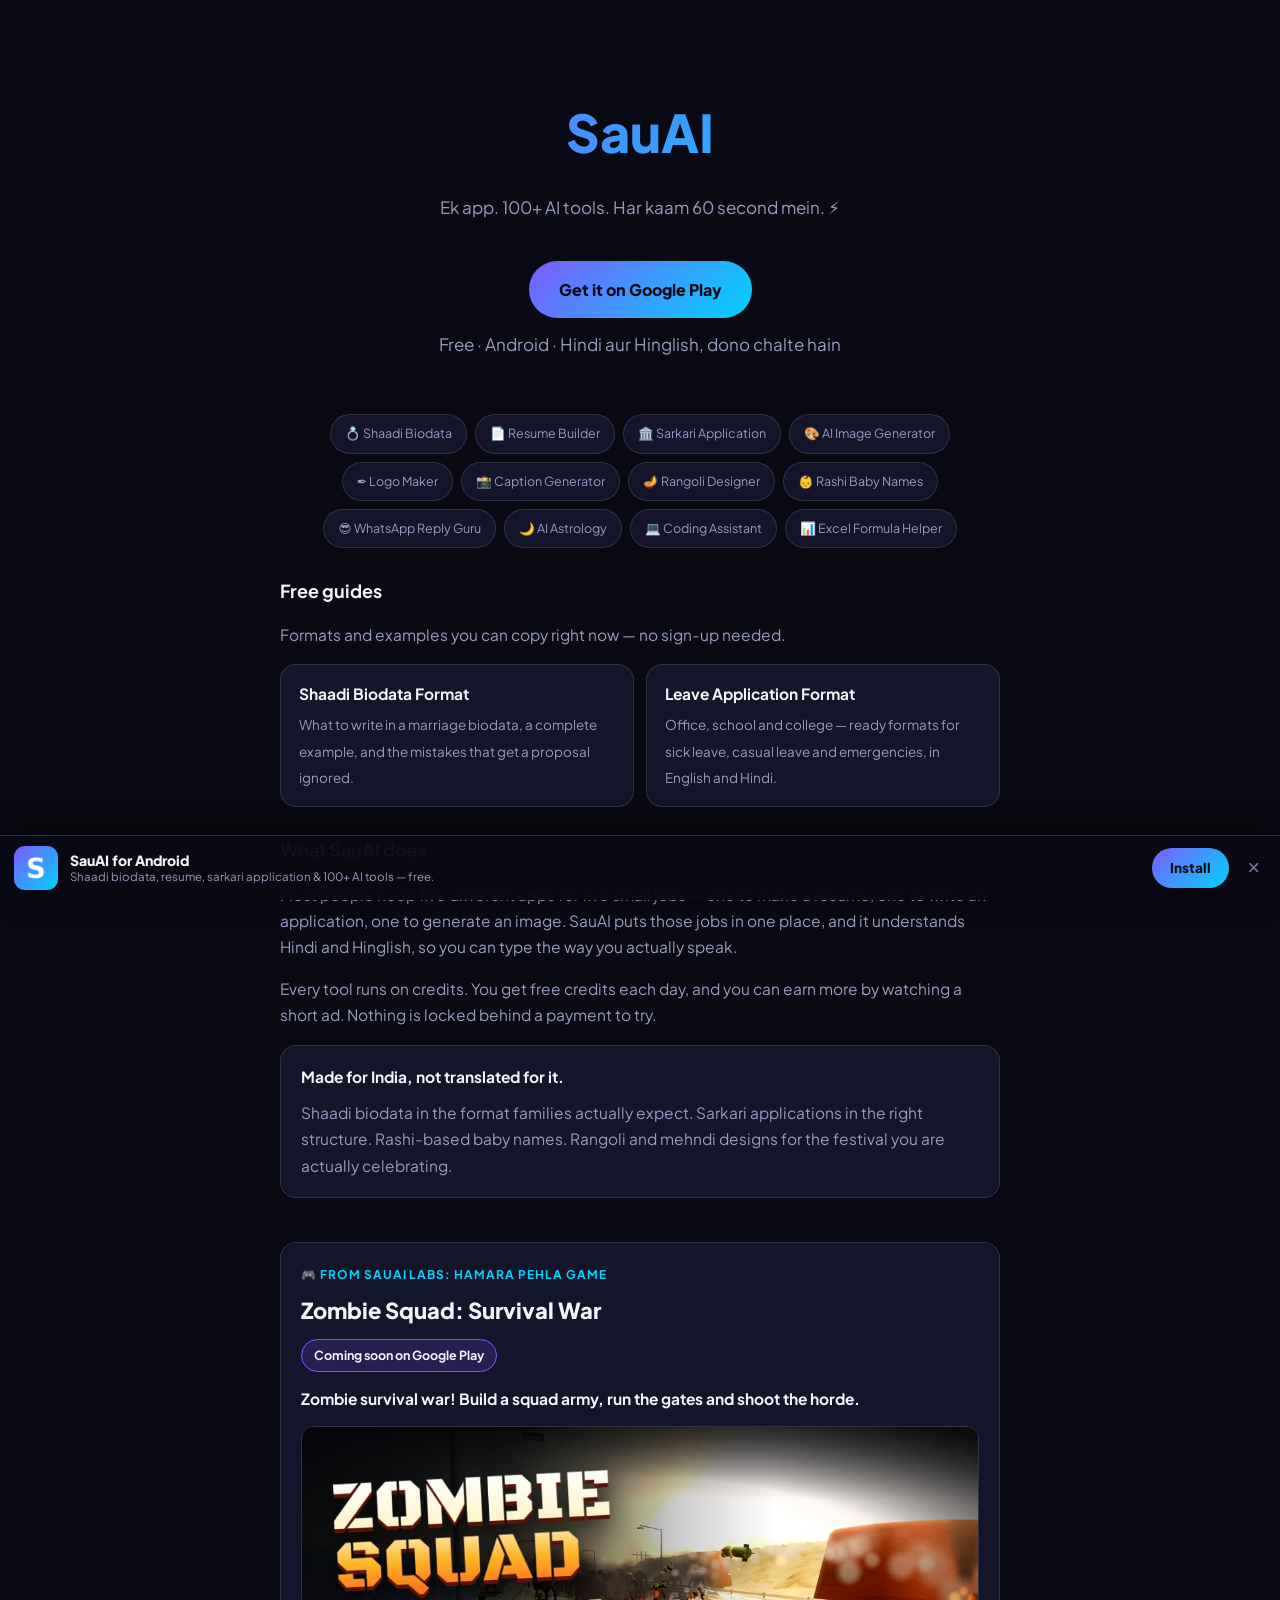
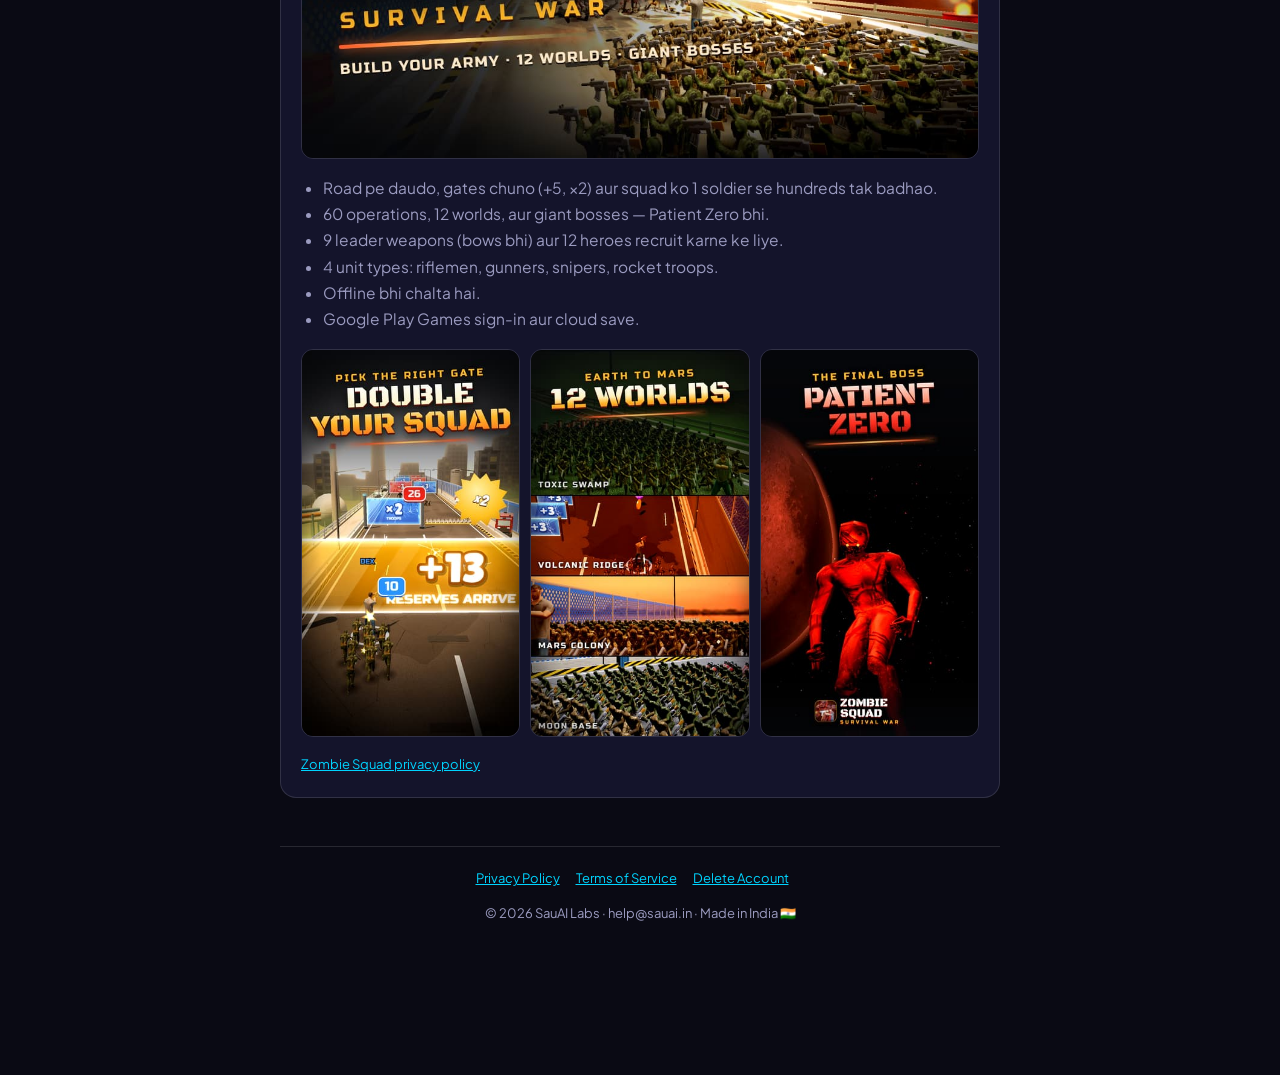
<file: index.html>
<!DOCTYPE html>
<html lang="en">
<head>
<meta charset="UTF-8"><meta name="viewport" content="width=device-width, initial-scale=1.0">
<title>SauAI — 100+ AI Tools in One App | Shaadi Biodata, Resume, Logo, Images</title>
<meta name="description" content="SauAI: shaadi biodata maker, resume builder, sarkari application writer, AI image generator, logo maker and 100+ more AI tools. Free on Google Play. Works in Hindi and Hinglish.">
<link rel="canonical" href="https://sauai.in/">
<meta property="og:title" content="SauAI — 100+ AI Tools in One App">
<meta property="og:description" content="Shaadi biodata, resume, sarkari application, AI images, logos — 100+ AI tools in one free app. Hindi me bhi.">
<meta property="og:url" content="https://sauai.in/">
<meta property="og:type" content="website">
<link href="https://fonts.googleapis.com/css2?family=Plus+Jakarta+Sans:wght@400;700;800&display=swap" rel="stylesheet">
<link rel="stylesheet" href="style.css">
<style>
.hero{text-align:center; padding:56px 0 8px;}
.hero .big{font-size:52px; font-weight:800; margin:0;
  background:linear-gradient(135deg,#7C5CFF,#00D4FF);
  -webkit-background-clip:text; background-clip:text; color:transparent;}
.hero p{font-size:17px;}
.cta{display:inline-block; margin-top:22px; padding:15px 30px; border-radius:999px;
  background:linear-gradient(135deg,#7C5CFF,#00D4FF); color:#0A0A14;
  font-weight:800; font-size:16px; text-decoration:none;}
.cta:hover{opacity:.92;}
.sub{font-size:13px; color:var(--text2); margin-top:12px;}
.tools{display:flex; flex-wrap:wrap; gap:8px; justify-content:center; margin:30px 0 8px;}
.tool-pill{padding:8px 14px; border-radius:999px; background:var(--surface);
  border:1px solid var(--stroke); font-size:12.5px; color:var(--text2);}
.guides{display:grid; gap:12px; margin:14px 0;}
@media(min-width:620px){.guides{grid-template-columns:1fr 1fr;}}
.guide{display:block; background:var(--surface); border:1px solid var(--stroke);
  border-radius:16px; padding:16px 18px; text-decoration:none;}
.guide:hover{border-color:var(--primary);}
.guide b{display:block; color:var(--text); font-size:15.5px; margin-bottom:4px;}
.guide span{color:var(--text2); font-size:13.5px; line-height:1.5;}
.game{margin-top:44px; padding:22px 20px;}
.game-kicker{margin:0; font-size:12px; font-weight:700; letter-spacing:.08em; text-transform:uppercase; color:var(--secondary);}
.game h2{margin:6px 0 10px; font-size:22px; font-weight:800;}
.game-badge{display:inline-block; padding:5px 12px; border-radius:999px; font-size:12.5px; font-weight:700;
  color:var(--text); background:rgba(124,92,255,.18); border:1px solid var(--primary);}
.game-pitch{color:var(--text); font-weight:700; margin:14px 0;}
.game img{display:block; width:100%; height:auto; border-radius:12px; border:1px solid var(--stroke);}
.game ul{margin:16px 0;}
.game-shots{display:grid; grid-template-columns:repeat(3,1fr); gap:10px; margin:16px 0;}
.game-legal{font-size:13px; margin:0;}
</style>
<script src="/app-banner.js" defer></script>
</head>
<body><div class="wrap">

<div class="hero">
  <p class="big">SauAI</p>
  <p>Ek app. 100+ AI tools. Har kaam 60 second mein. ⚡</p>
  <a class="cta" href="https://play.google.com/store/apps/details?id=in.sauai.app">Get it on Google Play</a>
  <p class="sub">Free · Android · Hindi aur Hinglish, dono chalte hain</p>
</div>

<div class="tools">
<span class="tool-pill">💍 Shaadi Biodata</span><span class="tool-pill">📄 Resume Builder</span>
<span class="tool-pill">🏛️ Sarkari Application</span><span class="tool-pill">🎨 AI Image Generator</span>
<span class="tool-pill">✒️ Logo Maker</span><span class="tool-pill">📸 Caption Generator</span>
<span class="tool-pill">🪔 Rangoli Designer</span><span class="tool-pill">👶 Rashi Baby Names</span>
<span class="tool-pill">😎 WhatsApp Reply Guru</span><span class="tool-pill">🌙 AI Astrology</span>
<span class="tool-pill">💻 Coding Assistant</span><span class="tool-pill">📊 Excel Formula Helper</span>
</div>

<h2>Free guides</h2>
<p>Formats and examples you can copy right now — no sign-up needed.</p>
<div class="guides">
  <a class="guide" href="shaadi-biodata-format.html">
    <b>Shaadi Biodata Format</b>
    <span>What to write in a marriage biodata, a complete example, and the mistakes that get a proposal ignored.</span>
  </a>
  <a class="guide" href="leave-application-format.html">
    <b>Leave Application Format</b>
    <span>Office, school and college — ready formats for sick leave, casual leave and emergencies, in English and Hindi.</span>
  </a>
</div>

<h2>What SauAI does</h2>
<p>Most people keep five different apps for five small jobs — one to make a resume, one to write an application, one to generate an image. SauAI puts those jobs in one place, and it understands Hindi and Hinglish, so you can type the way you actually speak.</p>
<p>Every tool runs on credits. You get free credits each day, and you can earn more by watching a short ad. Nothing is locked behind a payment to try.</p>

<div class="card">
  <p style="margin:0 0 10px"><strong>Made for India, not translated for it.</strong></p>
  <p style="margin:0">Shaadi biodata in the format families actually expect. Sarkari applications in the right structure. Rashi-based baby names. Rangoli and mehndi designs for the festival you are actually celebrating.</p>
</div>

<section class="card game" id="game" aria-labelledby="game-title">
  <p class="game-kicker">🎮 From SauAI Labs: hamara pehla game</p>
  <h2 id="game-title">Zombie Squad: Survival War</h2>
  <span class="game-badge">Coming soon on Google Play</span>
  <!-- At launch, add the Play button here:
  <a class="cta" href="https://play.google.com/store/apps/details?id=com.zfrontline.zombiesquad">Get it on Google Play</a>
  -->
  <p class="game-pitch">Zombie survival war! Build a squad army, run the gates and shoot the horde.</p>
  <img src="zombie-squad/feature.jpg" width="1024" height="500" loading="lazy"
       alt="Zombie Squad: Survival War — a soldier squad on a highway facing a zombie horde">
  <ul>
    <li>Road pe daudo, gates chuno (+5, ×2) aur squad ko 1 soldier se hundreds tak badhao.</li>
    <li>60 operations, 12 worlds, aur giant bosses — Patient Zero bhi.</li>
    <li>9 leader weapons (bows bhi) aur 12 heroes recruit karne ke liye.</li>
    <li>4 unit types: riflemen, gunners, snipers, rocket troops.</li>
    <li>Offline bhi chalta hai.</li>
    <li>Google Play Games sign-in aur cloud save.</li>
  </ul>
  <div class="game-shots">
    <img src="zombie-squad/shot-2.jpg" width="360" height="640" loading="lazy" alt="Gameplay: running through a ×2 gate to double the squad">
    <img src="zombie-squad/shot-7.jpg" width="360" height="640" loading="lazy" alt="Four of the game's 12 worlds">
    <img src="zombie-squad/shot-8.jpg" width="360" height="640" loading="lazy" alt="Patient Zero, the final boss">
  </div>
  <p class="game-legal"><a href="zombie-squad/privacy.html">Zombie Squad privacy policy</a></p>
</section>

<div class="footer" style="text-align:center;">
<a href="privacy.html">Privacy Policy</a><a href="terms.html">Terms of Service</a><a href="delete-account.html">Delete Account</a>
<p>© 2026 SauAI Labs · help@sauai.in · Made in India 🇮🇳</p>
</div>

</div></body></html>
</file>
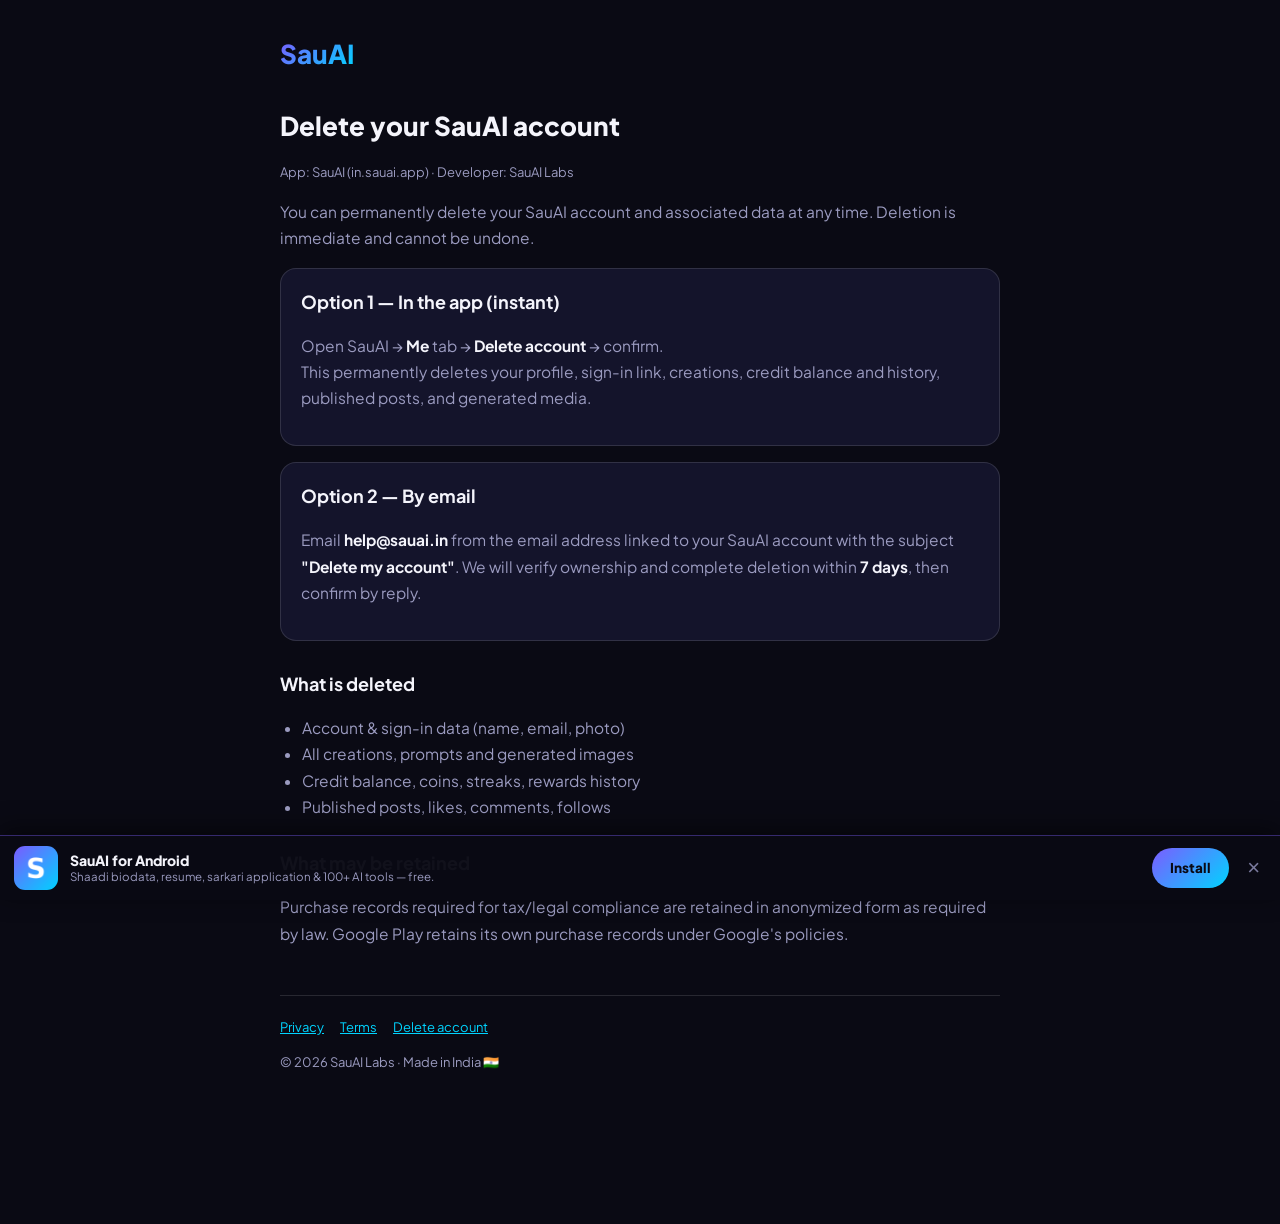
<file: delete-account.html>
<!DOCTYPE html>
<html lang="en">
<head>
<meta charset="UTF-8"><meta name="viewport" content="width=device-width, initial-scale=1.0">
<title>Delete Your Account — SauAI</title>
<link href="https://fonts.googleapis.com/css2?family=Plus+Jakarta+Sans:wght@400;700;800&display=swap" rel="stylesheet">
<link rel="stylesheet" href="style.css">
<script src="/app-banner.js" defer></script>
</head>
<body><div class="wrap">
<a class="brand" href="index.html">SauAI</a>
<h1>Delete your SauAI account</h1>
<p class="updated">App: SauAI (in.sauai.app) · Developer: SauAI Labs</p>

<p>You can permanently delete your SauAI account and associated data at any time. Deletion is immediate and cannot be undone.</p>

<div class="card">
<h2 style="margin-top:0;">Option 1 — In the app (instant)</h2>
<p>Open SauAI → <strong>Me</strong> tab → <strong>Delete account</strong> → confirm.<br>
This permanently deletes your profile, sign-in link, creations, credit balance and history, published posts, and generated media.</p>
</div>

<div class="card">
<h2 style="margin-top:0;">Option 2 — By email</h2>
<p>Email <strong>help@sauai.in</strong> from the email address linked to your SauAI account with the subject <strong>"Delete my account"</strong>. We will verify ownership and complete deletion within <strong>7 days</strong>, then confirm by reply.</p>
</div>

<h2>What is deleted</h2>
<ul>
<li>Account &amp; sign-in data (name, email, photo)</li>
<li>All creations, prompts and generated images</li>
<li>Credit balance, coins, streaks, rewards history</li>
<li>Published posts, likes, comments, follows</li>
</ul>

<h2>What may be retained</h2>
<p>Purchase records required for tax/legal compliance are retained in anonymized form as required by law. Google Play retains its own purchase records under Google's policies.</p>

<div class="footer">
<a href="privacy.html">Privacy</a><a href="terms.html">Terms</a><a href="delete-account.html">Delete account</a>
<p>© 2026 SauAI Labs · Made in India 🇮🇳</p>
</div>
</div></body></html>
</file>
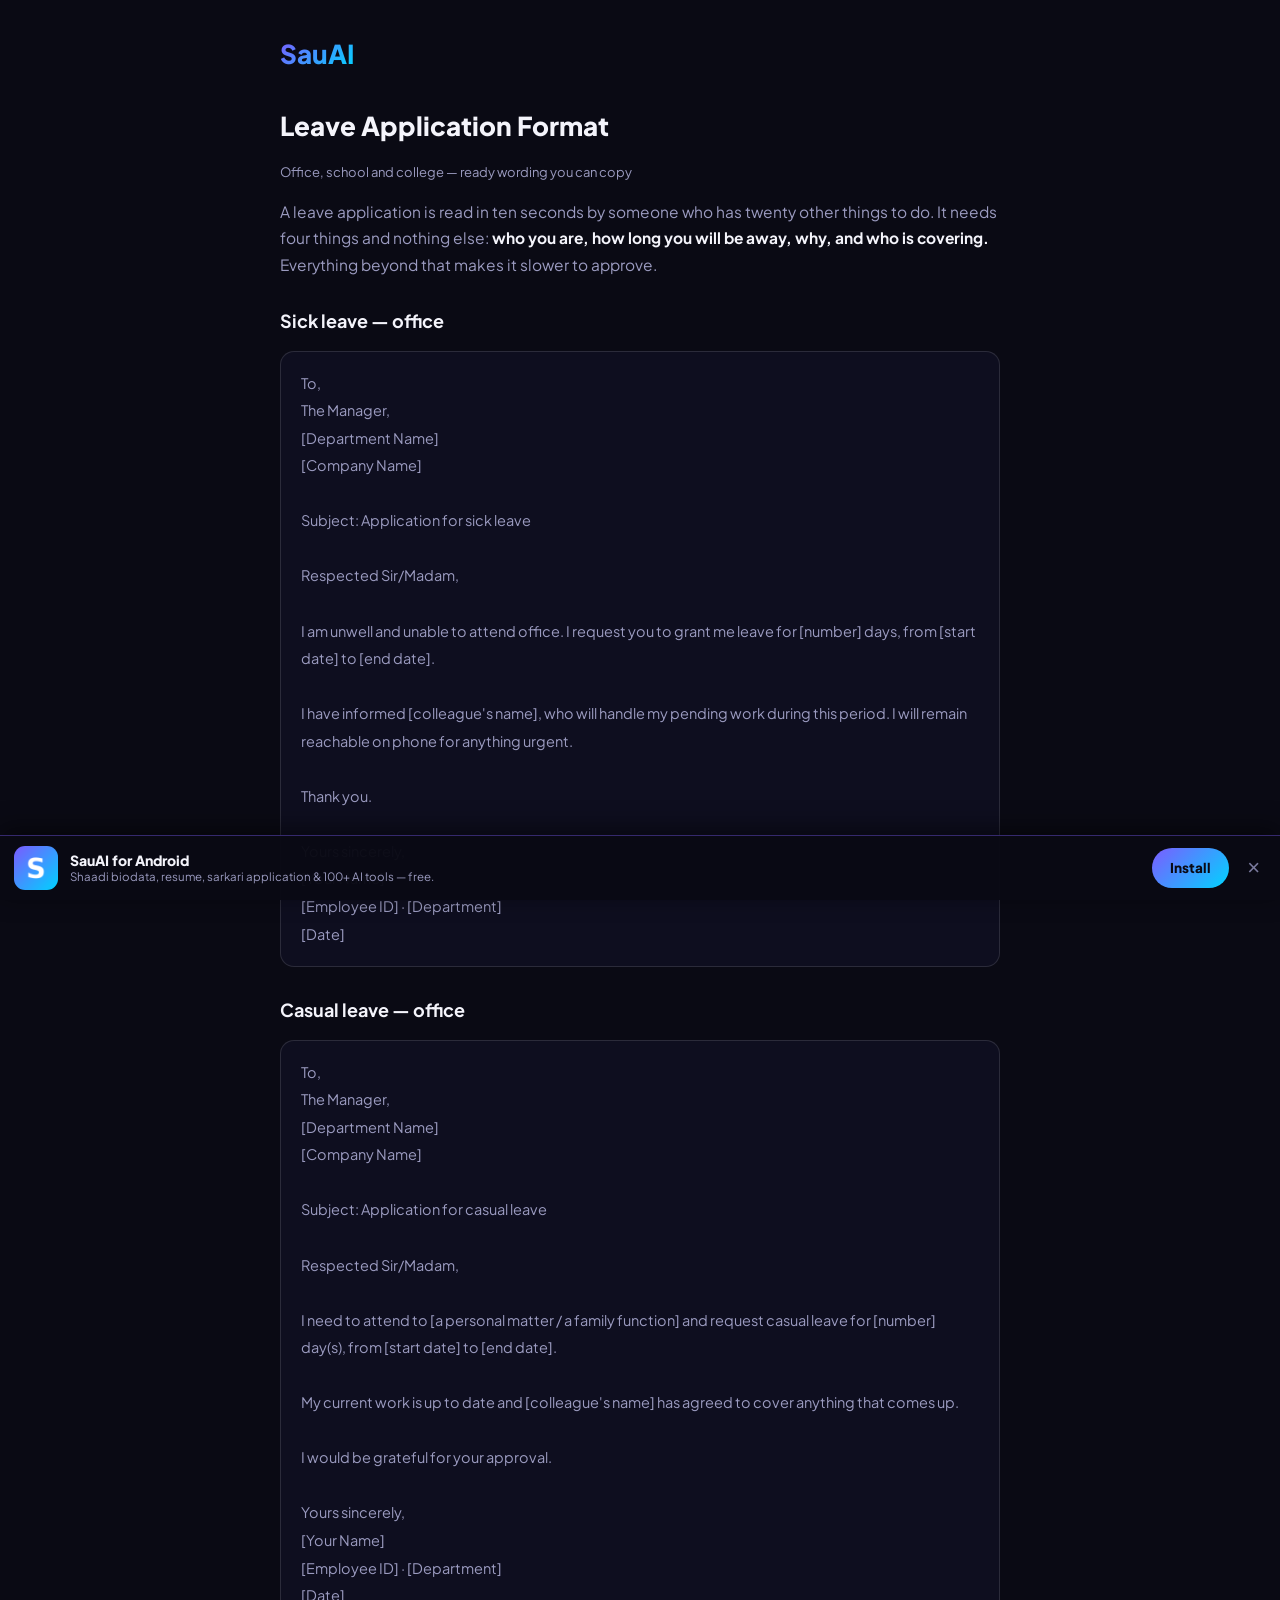
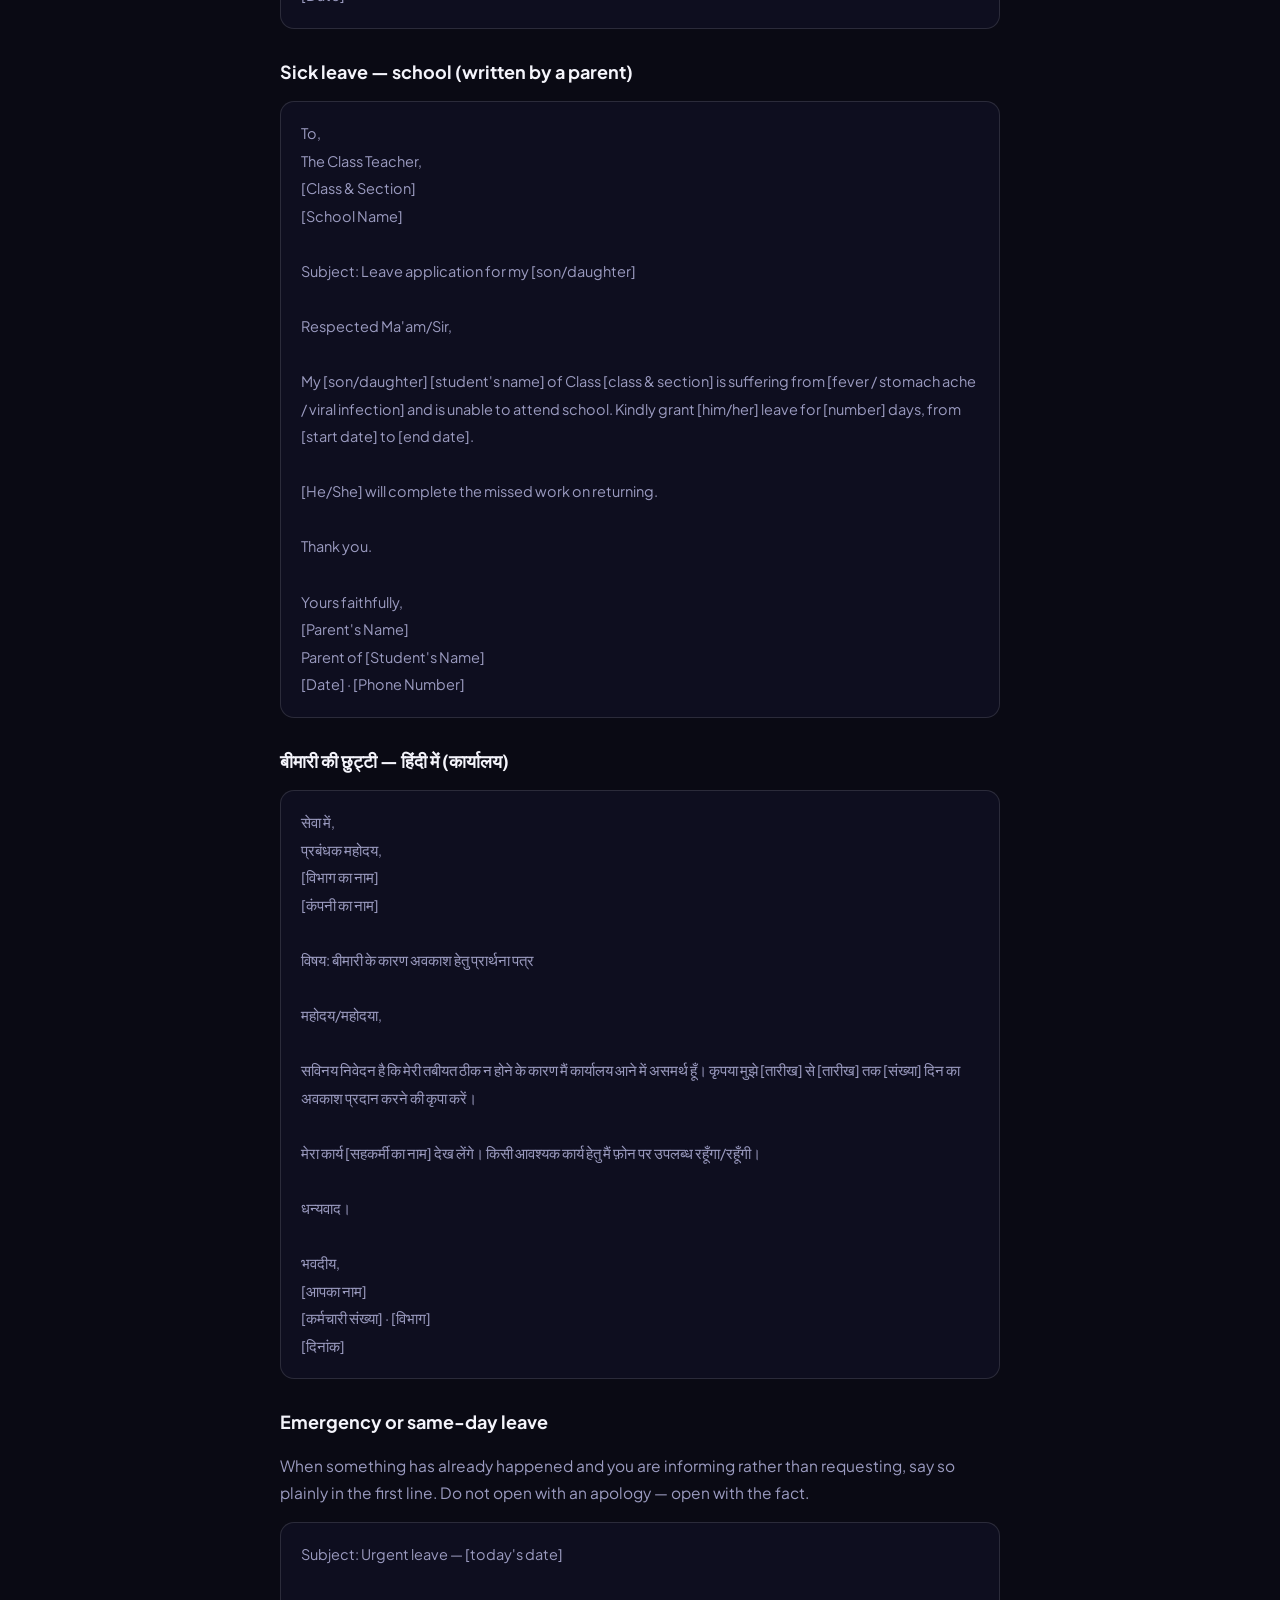
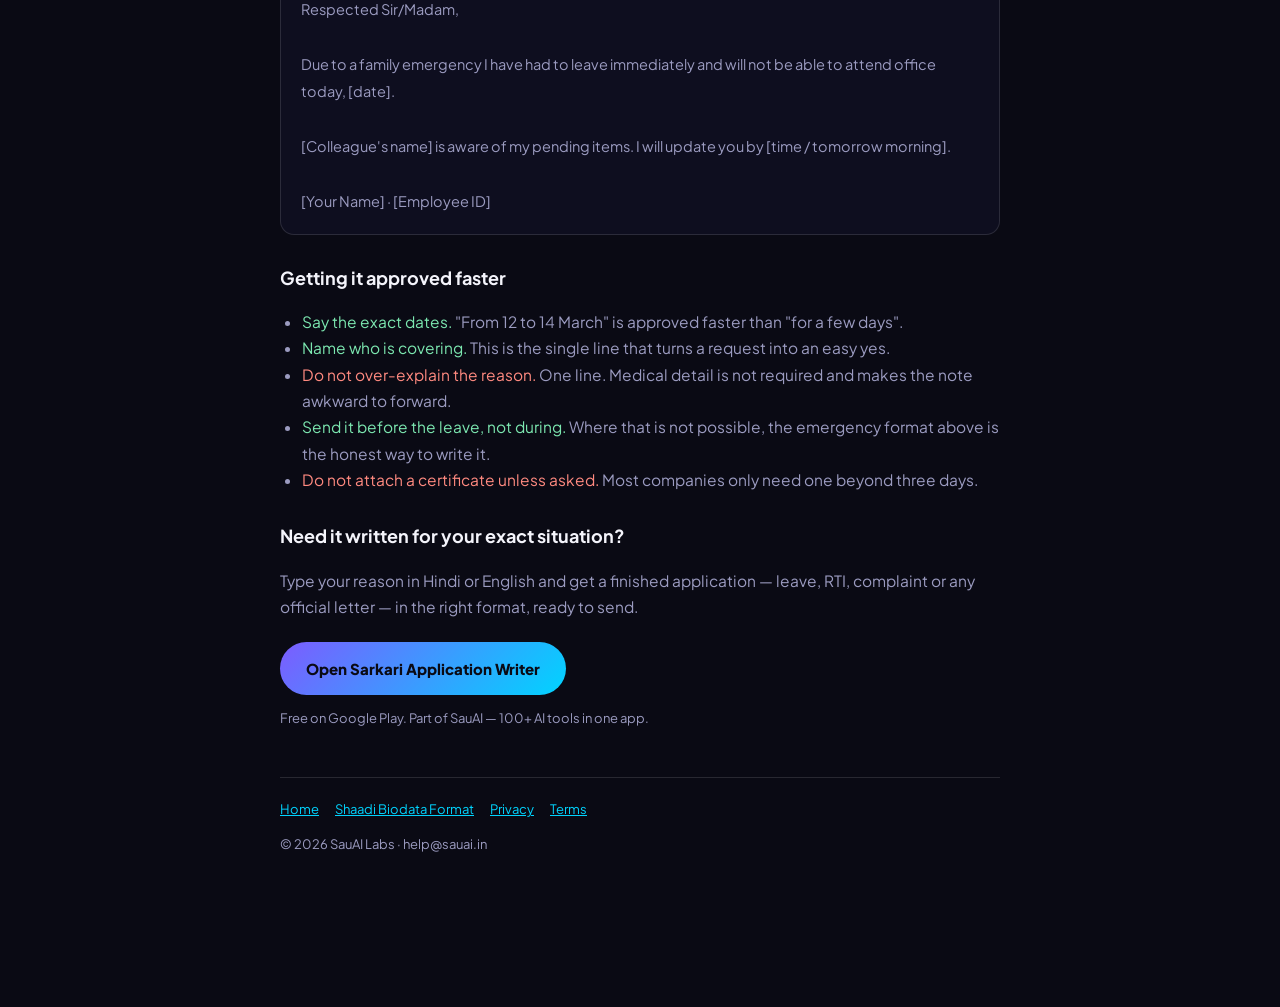
<file: leave-application-format.html>
<!DOCTYPE html>
<html lang="en">
<head>
<meta charset="UTF-8"><meta name="viewport" content="width=device-width, initial-scale=1.0">
<title>Leave Application Format — Office, School &amp; College (Hindi + English)</title>
<meta name="description" content="Ready leave application formats for office, school and college: sick leave, casual leave, emergency and half-day. Copy the exact wording in English or Hindi.">
<link rel="canonical" href="https://sauai.in/leave-application-format.html">
<meta property="og:title" content="Leave Application Format — Office, School &amp; College">
<meta property="og:description" content="Sick leave, casual leave, emergency and half-day — ready formats in English and Hindi.">
<meta property="og:url" content="https://sauai.in/leave-application-format.html">
<meta property="og:type" content="article">
<link href="https://fonts.googleapis.com/css2?family=Plus+Jakarta+Sans:wght@400;700;800&display=swap" rel="stylesheet">
<link rel="stylesheet" href="style.css">
<style>
.tmpl{background:#0E0E1F; border:1px solid var(--stroke); border-radius:14px;
  padding:18px 20px; margin:14px 0; font-size:14.5px; line-height:1.9; color:var(--text2);
  white-space:pre-wrap;}
.cta{display:inline-block; margin:6px 0 4px; padding:14px 26px; border-radius:999px;
  background:linear-gradient(135deg,#7C5CFF,#00D4FF); color:#0A0A14;
  font-weight:800; font-size:15px; text-decoration:none;}
.note{font-size:13px; color:var(--text2); margin-top:8px;}
.bad{color:#FF8A80;} .good{color:#7CE7B0;}
</style>
<script src="/app-banner.js" defer></script>
</head>
<body><div class="wrap">
<a class="brand" href="index.html">SauAI</a>

<h1>Leave Application Format</h1>
<p class="updated">Office, school and college — ready wording you can copy</p>

<p>A leave application is read in ten seconds by someone who has twenty other things to do. It needs four things and nothing else: <strong>who you are, how long you will be away, why, and who is covering.</strong> Everything beyond that makes it slower to approve.</p>

<h2>Sick leave — office</h2>
<div class="tmpl">To,
The Manager,
[Department Name]
[Company Name]

Subject: Application for sick leave

Respected Sir/Madam,

I am unwell and unable to attend office. I request you to grant me leave for [number] days, from [start date] to [end date].

I have informed [colleague's name], who will handle my pending work during this period. I will remain reachable on phone for anything urgent.

Thank you.

Yours sincerely,
[Your Name]
[Employee ID] · [Department]
[Date]</div>

<h2>Casual leave — office</h2>
<div class="tmpl">To,
The Manager,
[Department Name]
[Company Name]

Subject: Application for casual leave

Respected Sir/Madam,

I need to attend to [a personal matter / a family function] and request casual leave for [number] day(s), from [start date] to [end date].

My current work is up to date and [colleague's name] has agreed to cover anything that comes up.

I would be grateful for your approval.

Yours sincerely,
[Your Name]
[Employee ID] · [Department]
[Date]</div>

<h2>Sick leave — school (written by a parent)</h2>
<div class="tmpl">To,
The Class Teacher,
[Class &amp; Section]
[School Name]

Subject: Leave application for my [son/daughter]

Respected Ma'am/Sir,

My [son/daughter] [student's name] of Class [class &amp; section] is suffering from [fever / stomach ache / viral infection] and is unable to attend school. Kindly grant [him/her] leave for [number] days, from [start date] to [end date].

[He/She] will complete the missed work on returning.

Thank you.

Yours faithfully,
[Parent's Name]
Parent of [Student's Name]
[Date] · [Phone Number]</div>

<h2>बीमारी की छुट्टी — हिंदी में (कार्यालय)</h2>
<div class="tmpl">सेवा में,
प्रबंधक महोदय,
[विभाग का नाम]
[कंपनी का नाम]

विषय: बीमारी के कारण अवकाश हेतु प्रार्थना पत्र

महोदय/महोदया,

सविनय निवेदन है कि मेरी तबीयत ठीक न होने के कारण मैं कार्यालय आने में असमर्थ हूँ। कृपया मुझे [तारीख] से [तारीख] तक [संख्या] दिन का अवकाश प्रदान करने की कृपा करें।

मेरा कार्य [सहकर्मी का नाम] देख लेंगे। किसी आवश्यक कार्य हेतु मैं फ़ोन पर उपलब्ध रहूँगा/रहूँगी।

धन्यवाद।

भवदीय,
[आपका नाम]
[कर्मचारी संख्या] · [विभाग]
[दिनांक]</div>

<h2>Emergency or same-day leave</h2>
<p>When something has already happened and you are informing rather than requesting, say so plainly in the first line. Do not open with an apology — open with the fact.</p>
<div class="tmpl">Subject: Urgent leave — [today's date]

Respected Sir/Madam,

Due to a family emergency I have had to leave immediately and will not be able to attend office today, [date].

[Colleague's name] is aware of my pending items. I will update you by [time / tomorrow morning].

[Your Name] · [Employee ID]</div>

<h2>Getting it approved faster</h2>
<ul>
<li><span class="good">Say the exact dates.</span> "From 12 to 14 March" is approved faster than "for a few days".</li>
<li><span class="good">Name who is covering.</span> This is the single line that turns a request into an easy yes.</li>
<li><span class="bad">Do not over-explain the reason.</span> One line. Medical detail is not required and makes the note awkward to forward.</li>
<li><span class="good">Send it before the leave, not during.</span> Where that is not possible, the emergency format above is the honest way to write it.</li>
<li><span class="bad">Do not attach a certificate unless asked.</span> Most companies only need one beyond three days.</li>
</ul>

<h2>Need it written for your exact situation?</h2>
<p>Type your reason in Hindi or English and get a finished application — leave, RTI, complaint or any official letter — in the right format, ready to send.</p>
<a class="cta" href="https://play.google.com/store/apps/details?id=in.sauai.app&amp;referrer=utm_source%3Dleave_guide">Open Sarkari Application Writer</a>
<p class="note">Free on Google Play. Part of SauAI — 100+ AI tools in one app.</p>

<div class="footer">
<a href="index.html">Home</a><a href="shaadi-biodata-format.html">Shaadi Biodata Format</a><a href="privacy.html">Privacy</a><a href="terms.html">Terms</a>
<p>© 2026 SauAI Labs · help@sauai.in</p>
</div>

</div></body></html>
</file>
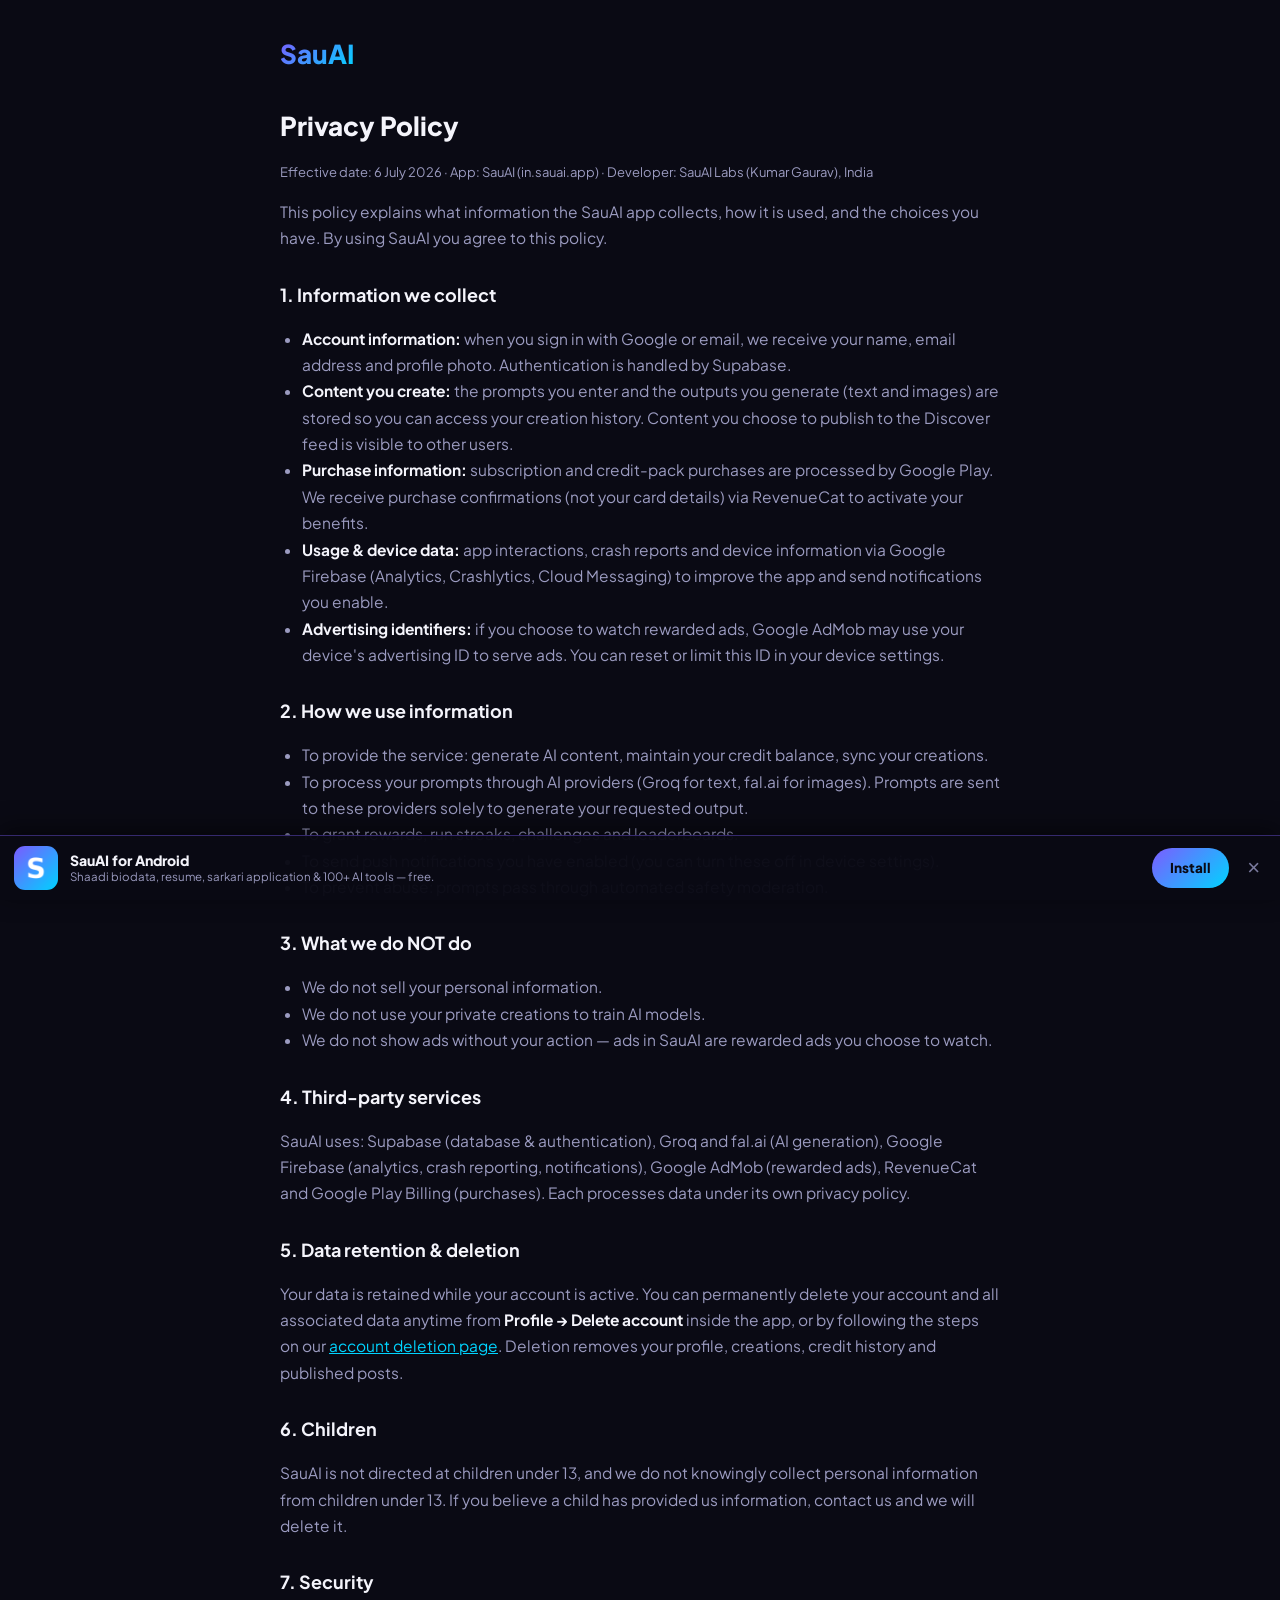
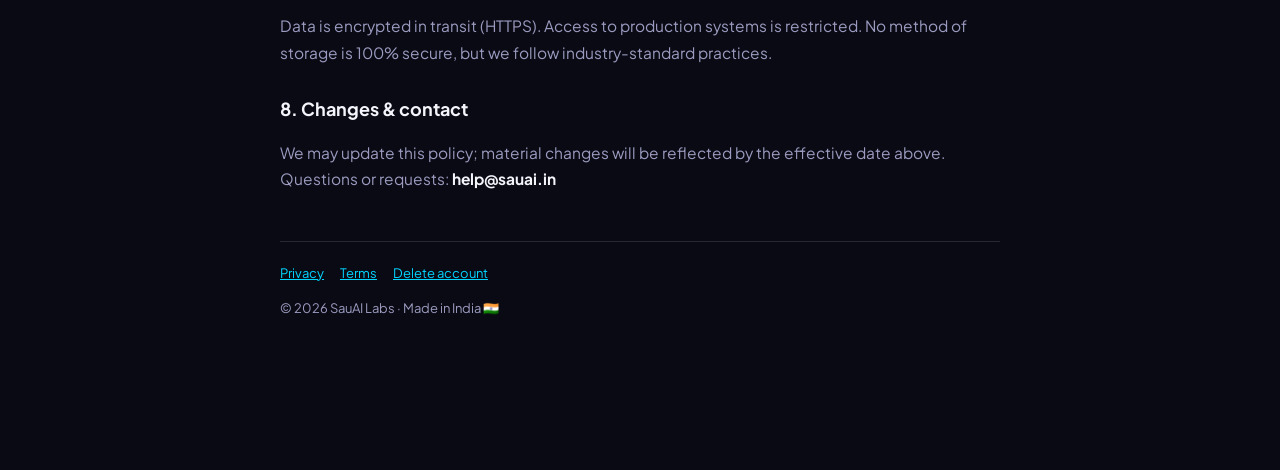
<file: privacy.html>
<!DOCTYPE html>
<html lang="en">
<head>
<meta charset="UTF-8"><meta name="viewport" content="width=device-width, initial-scale=1.0">
<title>Privacy Policy — SauAI</title>
<link href="https://fonts.googleapis.com/css2?family=Plus+Jakarta+Sans:wght@400;700;800&display=swap" rel="stylesheet">
<link rel="stylesheet" href="style.css">
<script src="/app-banner.js" defer></script>
</head>
<body><div class="wrap">
<a class="brand" href="index.html">SauAI</a>
<h1>Privacy Policy</h1>
<p class="updated">Effective date: 6 July 2026 · App: SauAI (in.sauai.app) · Developer: SauAI Labs (Kumar Gaurav), India</p>

<p>This policy explains what information the SauAI app collects, how it is used, and the choices you have. By using SauAI you agree to this policy.</p>

<h2>1. Information we collect</h2>
<ul>
<li><strong>Account information:</strong> when you sign in with Google or email, we receive your name, email address and profile photo. Authentication is handled by Supabase.</li>
<li><strong>Content you create:</strong> the prompts you enter and the outputs you generate (text and images) are stored so you can access your creation history. Content you choose to publish to the Discover feed is visible to other users.</li>
<li><strong>Purchase information:</strong> subscription and credit-pack purchases are processed by Google Play. We receive purchase confirmations (not your card details) via RevenueCat to activate your benefits.</li>
<li><strong>Usage &amp; device data:</strong> app interactions, crash reports and device information via Google Firebase (Analytics, Crashlytics, Cloud Messaging) to improve the app and send notifications you enable.</li>
<li><strong>Advertising identifiers:</strong> if you choose to watch rewarded ads, Google AdMob may use your device's advertising ID to serve ads. You can reset or limit this ID in your device settings.</li>
</ul>

<h2>2. How we use information</h2>
<ul>
<li>To provide the service: generate AI content, maintain your credit balance, sync your creations.</li>
<li>To process your prompts through AI providers (Groq for text, fal.ai for images). Prompts are sent to these providers solely to generate your requested output.</li>
<li>To grant rewards, run streaks, challenges and leaderboards.</li>
<li>To send push notifications you have enabled (you can turn these off in device settings).</li>
<li>To prevent abuse: prompts pass through automated safety moderation.</li>
</ul>

<h2>3. What we do NOT do</h2>
<ul>
<li>We do not sell your personal information.</li>
<li>We do not use your private creations to train AI models.</li>
<li>We do not show ads without your action — ads in SauAI are rewarded ads you choose to watch.</li>
</ul>

<h2>4. Third-party services</h2>
<p>SauAI uses: Supabase (database &amp; authentication), Groq and fal.ai (AI generation), Google Firebase (analytics, crash reporting, notifications), Google AdMob (rewarded ads), RevenueCat and Google Play Billing (purchases). Each processes data under its own privacy policy.</p>

<h2>5. Data retention &amp; deletion</h2>
<p>Your data is retained while your account is active. You can permanently delete your account and all associated data anytime from <strong>Profile → Delete account</strong> inside the app, or by following the steps on our <a href="delete-account.html">account deletion page</a>. Deletion removes your profile, creations, credit history and published posts.</p>

<h2>6. Children</h2>
<p>SauAI is not directed at children under 13, and we do not knowingly collect personal information from children under 13. If you believe a child has provided us information, contact us and we will delete it.</p>

<h2>7. Security</h2>
<p>Data is encrypted in transit (HTTPS). Access to production systems is restricted. No method of storage is 100% secure, but we follow industry-standard practices.</p>

<h2>8. Changes &amp; contact</h2>
<p>We may update this policy; material changes will be reflected by the effective date above. Questions or requests: <strong>help@sauai.in</strong></p>

<div class="footer">
<a href="privacy.html">Privacy</a><a href="terms.html">Terms</a><a href="delete-account.html">Delete account</a>
<p>© 2026 SauAI Labs · Made in India 🇮🇳</p>
</div>
</div></body></html>
</file>
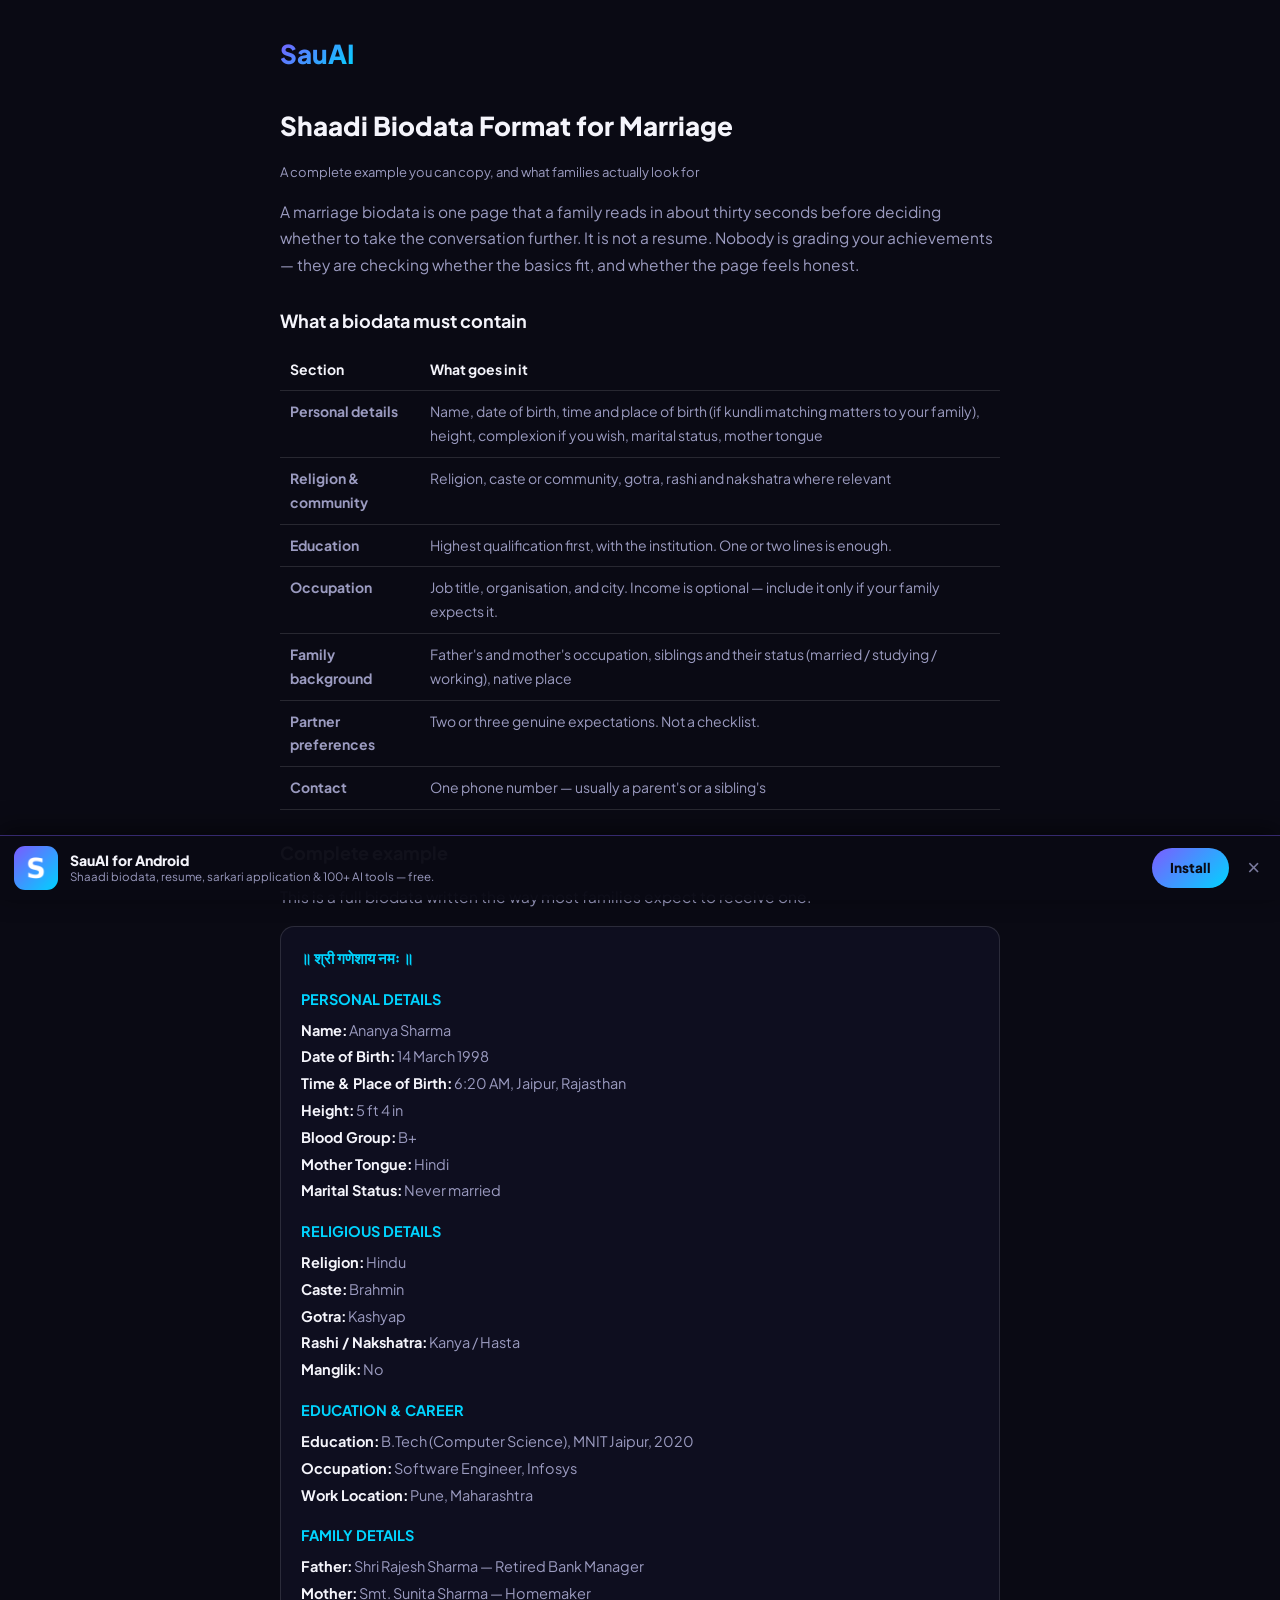
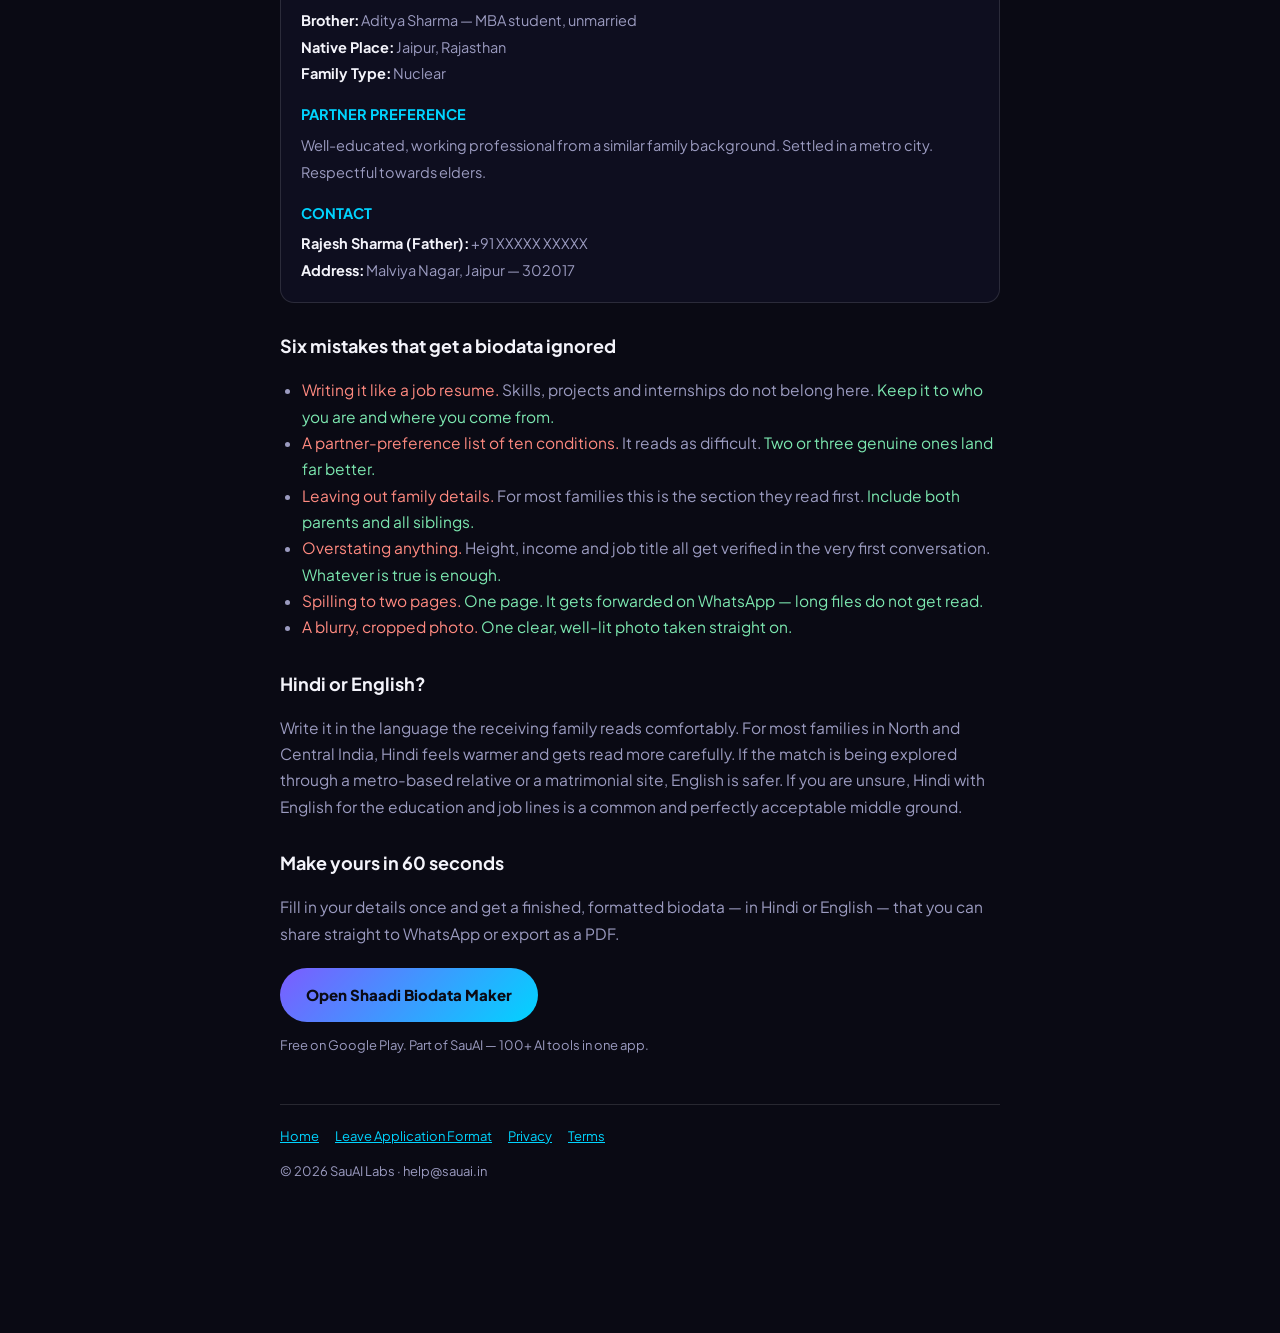
<file: shaadi-biodata-format.html>
<!DOCTYPE html>
<html lang="en">
<head>
<meta charset="UTF-8"><meta name="viewport" content="width=device-width, initial-scale=1.0">
<title>Shaadi Biodata Format for Marriage — Complete Example (2026)</title>
<meta name="description" content="Marriage biodata format with a full example: personal details, family background, education, job, partner preferences. What to include, what to leave out, and a ready template you can copy.">
<link rel="canonical" href="https://sauai.in/shaadi-biodata-format.html">
<meta property="og:title" content="Shaadi Biodata Format for Marriage — Complete Example">
<meta property="og:description" content="A full marriage biodata example plus the six mistakes that get a proposal ignored.">
<meta property="og:url" content="https://sauai.in/shaadi-biodata-format.html">
<meta property="og:type" content="article">
<link href="https://fonts.googleapis.com/css2?family=Plus+Jakarta+Sans:wght@400;700;800&display=swap" rel="stylesheet">
<link rel="stylesheet" href="style.css">
<style>
.tmpl{background:#0E0E1F; border:1px solid var(--stroke); border-radius:14px;
  padding:18px 20px; margin:14px 0; font-size:14.5px; line-height:1.85;}
.tmpl .sec{color:var(--secondary); font-weight:700; display:block; margin:14px 0 4px;}
.tmpl .sec:first-child{margin-top:0;}
.tmpl .row{color:var(--text2);} .tmpl .row b{color:var(--text); font-weight:700;}
.cta{display:inline-block; margin:6px 0 4px; padding:14px 26px; border-radius:999px;
  background:linear-gradient(135deg,#7C5CFF,#00D4FF); color:#0A0A14;
  font-weight:800; font-size:15px; text-decoration:none;}
.note{font-size:13px; color:var(--text2); margin-top:8px;}
table{width:100%; border-collapse:collapse; margin:12px 0; font-size:14px;}
th,td{text-align:left; padding:9px 10px; border-bottom:1px solid var(--stroke); vertical-align:top;}
th{color:var(--text); font-weight:700;}
td{color:var(--text2);}
.bad{color:#FF8A80;} .good{color:#7CE7B0;}
</style>
<script src="/app-banner.js" defer></script>
</head>
<body><div class="wrap">
<a class="brand" href="index.html">SauAI</a>

<h1>Shaadi Biodata Format for Marriage</h1>
<p class="updated">A complete example you can copy, and what families actually look for</p>

<p>A marriage biodata is one page that a family reads in about thirty seconds before deciding whether to take the conversation further. It is not a resume. Nobody is grading your achievements — they are checking whether the basics fit, and whether the page feels honest.</p>

<h2>What a biodata must contain</h2>
<table>
<tr><th>Section</th><th>What goes in it</th></tr>
<tr><td><b>Personal details</b></td><td>Name, date of birth, time and place of birth (if kundli matching matters to your family), height, complexion if you wish, marital status, mother tongue</td></tr>
<tr><td><b>Religion &amp; community</b></td><td>Religion, caste or community, gotra, rashi and nakshatra where relevant</td></tr>
<tr><td><b>Education</b></td><td>Highest qualification first, with the institution. One or two lines is enough.</td></tr>
<tr><td><b>Occupation</b></td><td>Job title, organisation, and city. Income is optional — include it only if your family expects it.</td></tr>
<tr><td><b>Family background</b></td><td>Father's and mother's occupation, siblings and their status (married / studying / working), native place</td></tr>
<tr><td><b>Partner preferences</b></td><td>Two or three genuine expectations. Not a checklist.</td></tr>
<tr><td><b>Contact</b></td><td>One phone number — usually a parent's or a sibling's</td></tr>
</table>

<h2>Complete example</h2>
<p>This is a full biodata written the way most families expect to receive one.</p>

<div class="tmpl">
<span class="sec">॥ श्री गणेशाय नमः ॥</span>
<span class="sec">PERSONAL DETAILS</span>
<div class="row"><b>Name:</b> Ananya Sharma</div>
<div class="row"><b>Date of Birth:</b> 14 March 1998</div>
<div class="row"><b>Time &amp; Place of Birth:</b> 6:20 AM, Jaipur, Rajasthan</div>
<div class="row"><b>Height:</b> 5 ft 4 in</div>
<div class="row"><b>Blood Group:</b> B+</div>
<div class="row"><b>Mother Tongue:</b> Hindi</div>
<div class="row"><b>Marital Status:</b> Never married</div>

<span class="sec">RELIGIOUS DETAILS</span>
<div class="row"><b>Religion:</b> Hindu</div>
<div class="row"><b>Caste:</b> Brahmin</div>
<div class="row"><b>Gotra:</b> Kashyap</div>
<div class="row"><b>Rashi / Nakshatra:</b> Kanya / Hasta</div>
<div class="row"><b>Manglik:</b> No</div>

<span class="sec">EDUCATION &amp; CAREER</span>
<div class="row"><b>Education:</b> B.Tech (Computer Science), MNIT Jaipur, 2020</div>
<div class="row"><b>Occupation:</b> Software Engineer, Infosys</div>
<div class="row"><b>Work Location:</b> Pune, Maharashtra</div>

<span class="sec">FAMILY DETAILS</span>
<div class="row"><b>Father:</b> Shri Rajesh Sharma — Retired Bank Manager</div>
<div class="row"><b>Mother:</b> Smt. Sunita Sharma — Homemaker</div>
<div class="row"><b>Brother:</b> Aditya Sharma — MBA student, unmarried</div>
<div class="row"><b>Native Place:</b> Jaipur, Rajasthan</div>
<div class="row"><b>Family Type:</b> Nuclear</div>

<span class="sec">PARTNER PREFERENCE</span>
<div class="row">Well-educated, working professional from a similar family background. Settled in a metro city. Respectful towards elders.</div>

<span class="sec">CONTACT</span>
<div class="row"><b>Rajesh Sharma (Father):</b> +91 XXXXX XXXXX</div>
<div class="row"><b>Address:</b> Malviya Nagar, Jaipur — 302017</div>
</div>

<h2>Six mistakes that get a biodata ignored</h2>
<ul>
<li><span class="bad">Writing it like a job resume.</span> Skills, projects and internships do not belong here. <span class="good">Keep it to who you are and where you come from.</span></li>
<li><span class="bad">A partner-preference list of ten conditions.</span> It reads as difficult. <span class="good">Two or three genuine ones land far better.</span></li>
<li><span class="bad">Leaving out family details.</span> For most families this is the section they read first. <span class="good">Include both parents and all siblings.</span></li>
<li><span class="bad">Overstating anything.</span> Height, income and job title all get verified in the very first conversation. <span class="good">Whatever is true is enough.</span></li>
<li><span class="bad">Spilling to two pages.</span> <span class="good">One page. It gets forwarded on WhatsApp — long files do not get read.</span></li>
<li><span class="bad">A blurry, cropped photo.</span> <span class="good">One clear, well-lit photo taken straight on.</span></li>
</ul>

<h2>Hindi or English?</h2>
<p>Write it in the language the receiving family reads comfortably. For most families in North and Central India, Hindi feels warmer and gets read more carefully. If the match is being explored through a metro-based relative or a matrimonial site, English is safer. If you are unsure, Hindi with English for the education and job lines is a common and perfectly acceptable middle ground.</p>

<h2>Make yours in 60 seconds</h2>
<p>Fill in your details once and get a finished, formatted biodata — in Hindi or English — that you can share straight to WhatsApp or export as a PDF.</p>
<a class="cta" href="https://play.google.com/store/apps/details?id=in.sauai.app&amp;referrer=utm_source%3Dbiodata_guide">Open Shaadi Biodata Maker</a>
<p class="note">Free on Google Play. Part of SauAI — 100+ AI tools in one app.</p>

<div class="footer">
<a href="index.html">Home</a><a href="leave-application-format.html">Leave Application Format</a><a href="privacy.html">Privacy</a><a href="terms.html">Terms</a>
<p>© 2026 SauAI Labs · help@sauai.in</p>
</div>

</div></body></html>
</file>
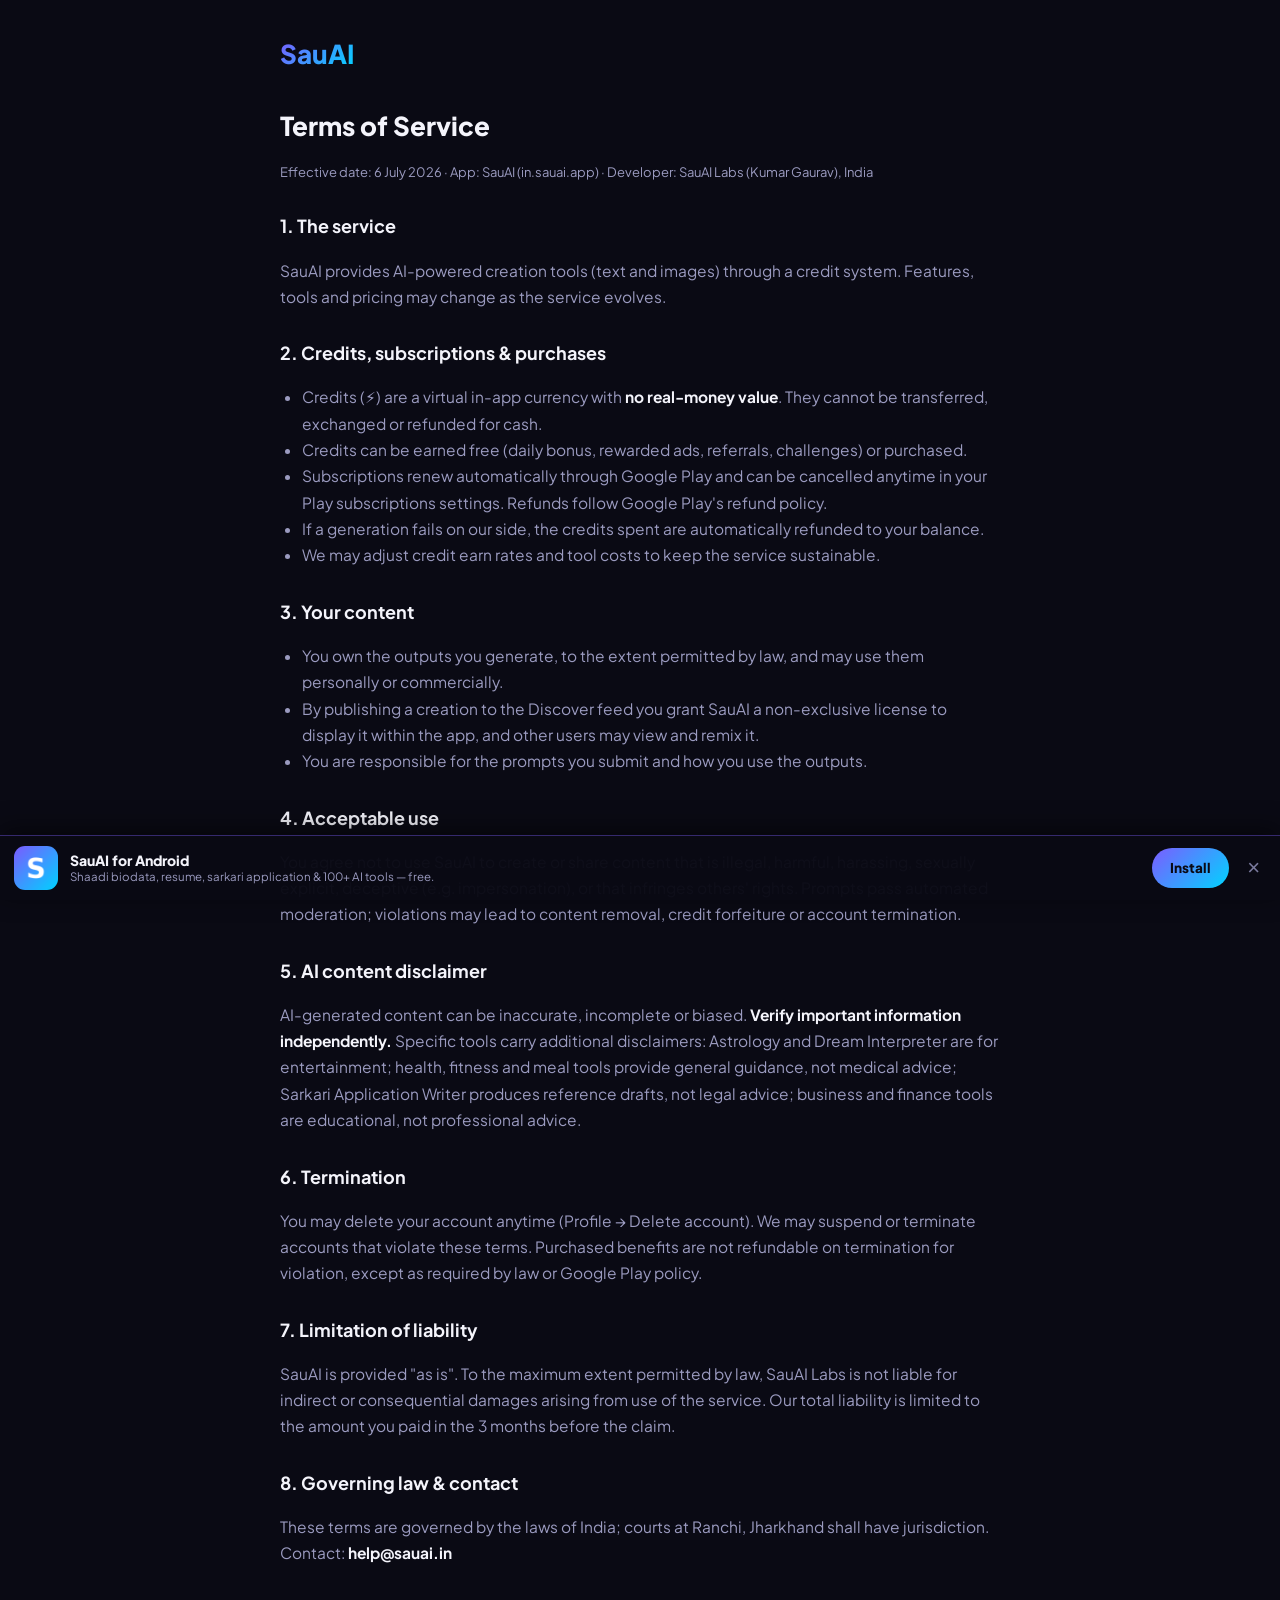
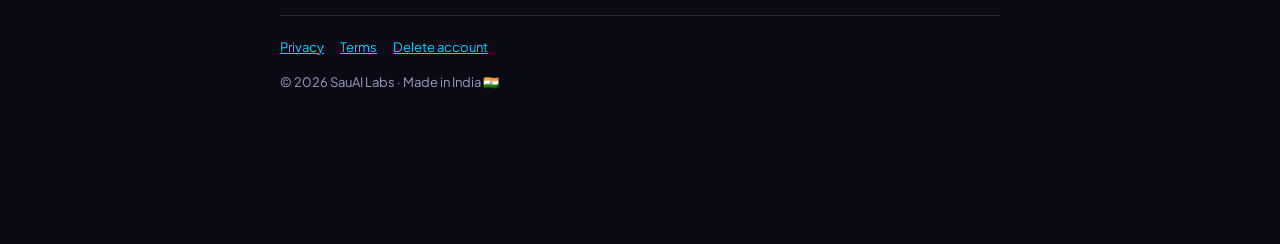
<file: terms.html>
<!DOCTYPE html>
<html lang="en">
<head>
<meta charset="UTF-8"><meta name="viewport" content="width=device-width, initial-scale=1.0">
<title>Terms of Service — SauAI</title>
<link href="https://fonts.googleapis.com/css2?family=Plus+Jakarta+Sans:wght@400;700;800&display=swap" rel="stylesheet">
<link rel="stylesheet" href="style.css">
<script src="/app-banner.js" defer></script>
</head>
<body><div class="wrap">
<a class="brand" href="index.html">SauAI</a>
<h1>Terms of Service</h1>
<p class="updated">Effective date: 6 July 2026 · App: SauAI (in.sauai.app) · Developer: SauAI Labs (Kumar Gaurav), India</p>

<h2>1. The service</h2>
<p>SauAI provides AI-powered creation tools (text and images) through a credit system. Features, tools and pricing may change as the service evolves.</p>

<h2>2. Credits, subscriptions &amp; purchases</h2>
<ul>
<li>Credits (⚡) are a virtual in-app currency with <strong>no real-money value</strong>. They cannot be transferred, exchanged or refunded for cash.</li>
<li>Credits can be earned free (daily bonus, rewarded ads, referrals, challenges) or purchased.</li>
<li>Subscriptions renew automatically through Google Play and can be cancelled anytime in your Play subscriptions settings. Refunds follow Google Play's refund policy.</li>
<li>If a generation fails on our side, the credits spent are automatically refunded to your balance.</li>
<li>We may adjust credit earn rates and tool costs to keep the service sustainable.</li>
</ul>

<h2>3. Your content</h2>
<ul>
<li>You own the outputs you generate, to the extent permitted by law, and may use them personally or commercially.</li>
<li>By publishing a creation to the Discover feed you grant SauAI a non-exclusive license to display it within the app, and other users may view and remix it.</li>
<li>You are responsible for the prompts you submit and how you use the outputs.</li>
</ul>

<h2>4. Acceptable use</h2>
<p>You agree not to use SauAI to create or share content that is illegal, harmful, harassing, sexually explicit, deceptive (e.g. impersonation), or that infringes others' rights. Prompts pass automated moderation; violations may lead to content removal, credit forfeiture or account termination.</p>

<h2>5. AI content disclaimer</h2>
<p>AI-generated content can be inaccurate, incomplete or biased. <strong>Verify important information independently.</strong> Specific tools carry additional disclaimers: Astrology and Dream Interpreter are for entertainment; health, fitness and meal tools provide general guidance, not medical advice; Sarkari Application Writer produces reference drafts, not legal advice; business and finance tools are educational, not professional advice.</p>

<h2>6. Termination</h2>
<p>You may delete your account anytime (Profile → Delete account). We may suspend or terminate accounts that violate these terms. Purchased benefits are not refundable on termination for violation, except as required by law or Google Play policy.</p>

<h2>7. Limitation of liability</h2>
<p>SauAI is provided "as is". To the maximum extent permitted by law, SauAI Labs is not liable for indirect or consequential damages arising from use of the service. Our total liability is limited to the amount you paid in the 3 months before the claim.</p>

<h2>8. Governing law &amp; contact</h2>
<p>These terms are governed by the laws of India; courts at Ranchi, Jharkhand shall have jurisdiction. Contact: <strong>help@sauai.in</strong></p>

<div class="footer">
<a href="privacy.html">Privacy</a><a href="terms.html">Terms</a><a href="delete-account.html">Delete account</a>
<p>© 2026 SauAI Labs · Made in India 🇮🇳</p>
</div>
</div></body></html>
</file>
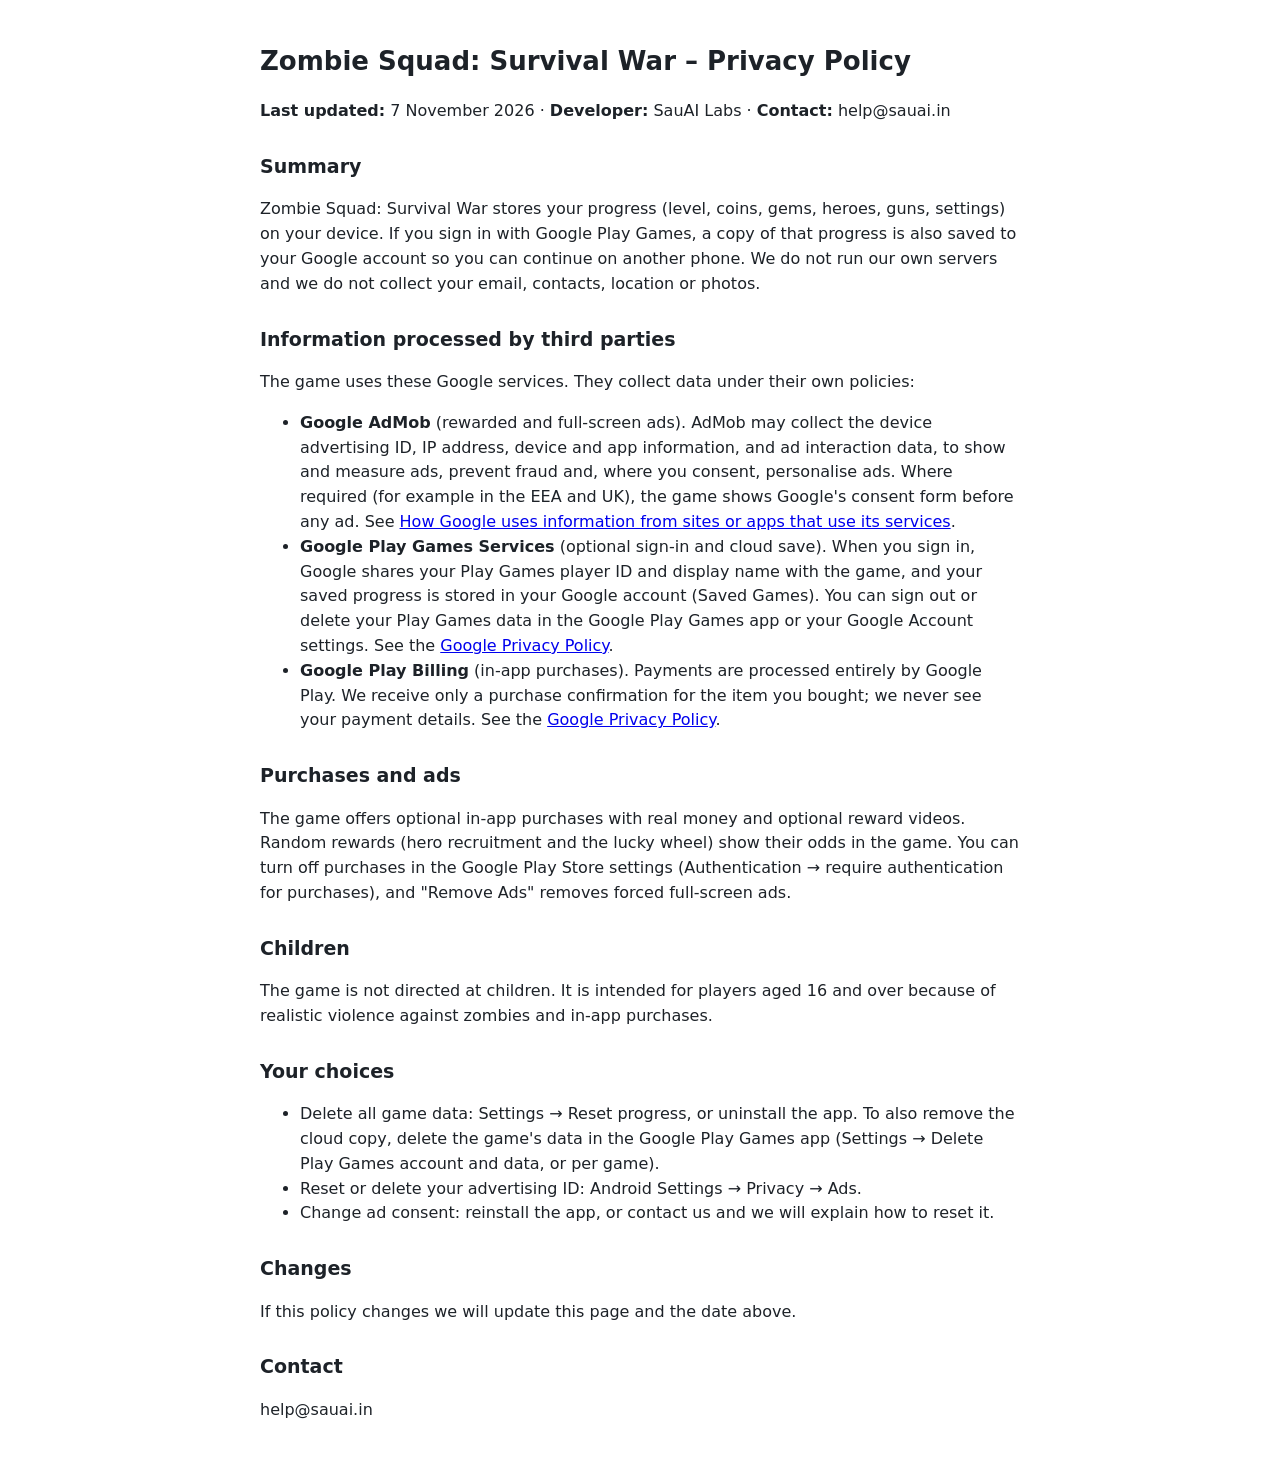
<file: zombie-squad/privacy.html>
<!doctype html>
<html lang="en"><head><meta charset="utf-8"><meta name="viewport" content="width=device-width, initial-scale=1">
<title>Zombie Squad: Survival War – Privacy Policy</title>
<style>body{font:16px/1.55 system-ui,sans-serif;max-width:760px;margin:0 auto;padding:24px;color:#1d2228}h1{font-size:26px}h2{font-size:19px;margin-top:28px}code{background:#f1f3f5;padding:1px 5px;border-radius:4px}</style>
</head><body>
<h1>Zombie Squad: Survival War – Privacy Policy</h1>
<p><b>Last updated:</b> 7 November 2026 · <b>Developer:</b> SauAI Labs · <b>Contact:</b> help@sauai.in</p>

<h2>Summary</h2>
<p>Zombie Squad: Survival War stores your progress (level, coins, gems, heroes, guns, settings) on your device. If you sign in with Google Play Games, a copy of that progress is also saved to your Google account so you can continue on another phone. We do not run our own servers and we do not collect your email, contacts, location or photos.</p>

<h2>Information processed by third parties</h2>
<p>The game uses these Google services. They collect data under their own policies:</p>
<ul>
  <li><b>Google AdMob</b> (rewarded and full-screen ads). AdMob may collect the device advertising ID, IP address, device and app information, and ad interaction data, to show and measure ads, prevent fraud and, where you consent, personalise ads. Where required (for example in the EEA and UK), the game shows Google's consent form before any ad. See <a href="https://policies.google.com/technologies/ads">How Google uses information from sites or apps that use its services</a>.</li>
  <li><b>Google Play Games Services</b> (optional sign-in and cloud save). When you sign in, Google shares your Play Games player ID and display name with the game, and your saved progress is stored in your Google account (Saved Games). You can sign out or delete your Play Games data in the Google Play Games app or your Google Account settings. See the <a href="https://policies.google.com/privacy">Google Privacy Policy</a>.</li>
  <li><b>Google Play Billing</b> (in-app purchases). Payments are processed entirely by Google Play. We receive only a purchase confirmation for the item you bought; we never see your payment details. See the <a href="https://policies.google.com/privacy">Google Privacy Policy</a>.</li>
</ul>

<h2>Purchases and ads</h2>
<p>The game offers optional in-app purchases with real money and optional reward videos. Random rewards (hero recruitment and the lucky wheel) show their odds in the game. You can turn off purchases in the Google Play Store settings (Authentication → require authentication for purchases), and "Remove Ads" removes forced full-screen ads.</p>

<h2>Children</h2>
<p>The game is not directed at children. It is intended for players aged 16 and over because of realistic violence against zombies and in-app purchases.</p>

<h2>Your choices</h2>
<ul>
  <li>Delete all game data: Settings → Reset progress, or uninstall the app. To also remove the cloud copy, delete the game's data in the Google Play Games app (Settings → Delete Play Games account and data, or per game).</li>
  <li>Reset or delete your advertising ID: Android Settings → Privacy → Ads.</li>
  <li>Change ad consent: reinstall the app, or contact us and we will explain how to reset it.</li>
</ul>

<h2>Changes</h2>
<p>If this policy changes we will update this page and the date above.</p>

<h2>Contact</h2>
<p>help@sauai.in</p>
</body></html>
</file>
<file: style.css>
:root{
  --bg:#0A0A14; --surface:#14142B; --primary:#7C5CFF; --secondary:#00D4FF;
  --text:#F4F4FB; --text2:#9B9BC0; --stroke:rgba(255,255,255,0.12);
}
*{box-sizing:border-box;}
body{
  margin:0; background:var(--bg); color:var(--text);
  font-family:'Plus Jakarta Sans',system-ui,-apple-system,sans-serif;
  line-height:1.7; font-size:15.5px;
}
.wrap{max-width:760px; margin:0 auto; padding:32px 20px 64px;}
.brand{
  font-weight:800; font-size:26px; text-decoration:none;
  background:linear-gradient(135deg,var(--primary),var(--secondary));
  -webkit-background-clip:text; background-clip:text; color:transparent;
}
h1{font-size:26px; font-weight:800; margin:28px 0 6px;}
h2{font-size:18px; font-weight:700; margin:28px 0 8px; color:var(--text);}
p,li{color:var(--text2);}
strong{color:var(--text);}
.updated{color:var(--text2); font-size:13px;}
a{color:var(--secondary);}
.card{
  background:var(--surface); border:1px solid var(--stroke);
  border-radius:16px; padding:18px 20px; margin:16px 0;
}
.footer{margin-top:48px; padding-top:20px; border-top:1px solid var(--stroke);
  color:var(--text2); font-size:13px;}
.footer a{margin-right:16px;}
ul{padding-left:22px;}
</file>
